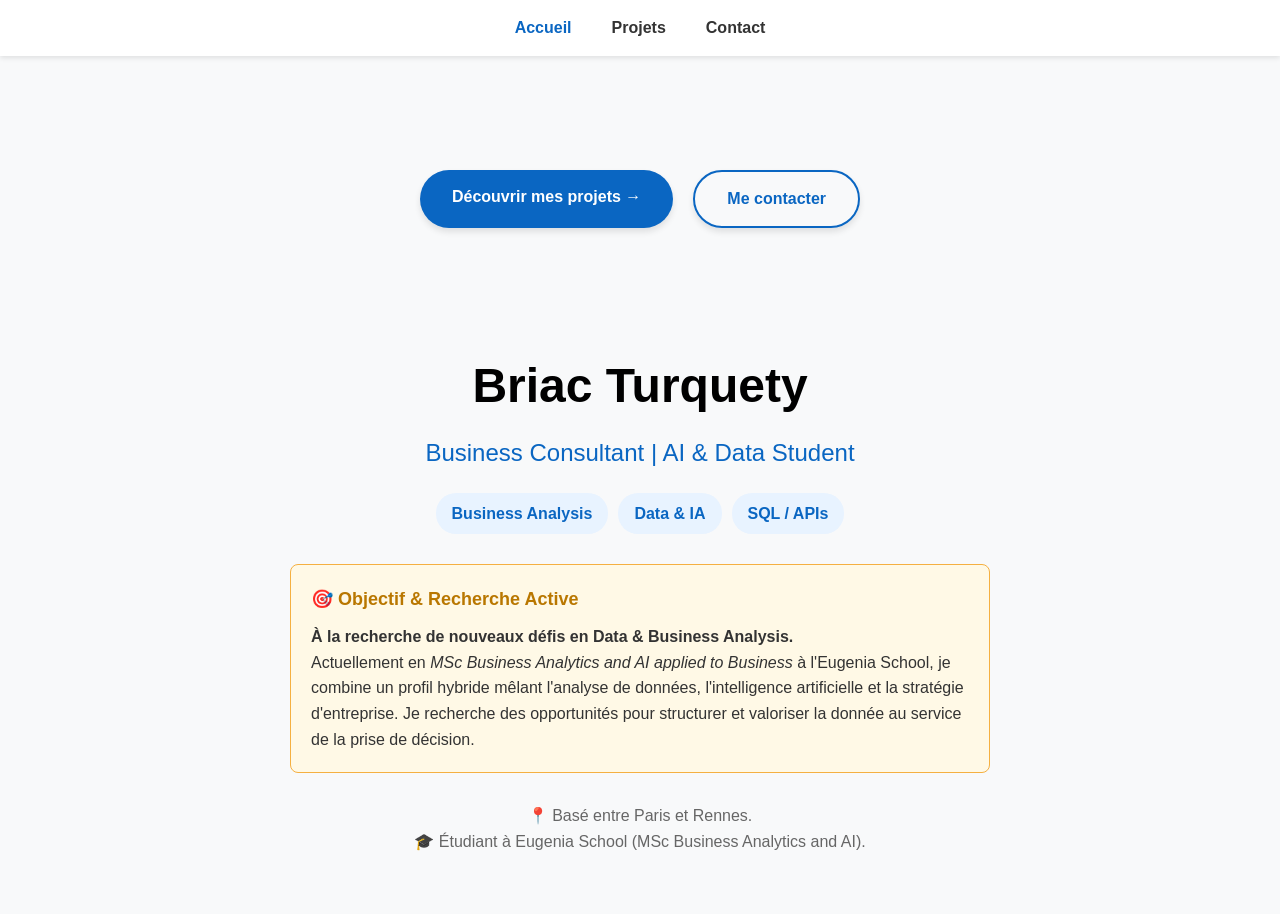
<file: index.html>
<!DOCTYPE html>
<html lang="fr">
<head>
    <meta charset="UTF-8">
    <meta name="viewport" content="width=device-width, initial-scale=1.0">
    <title>Briac Turquety - Accueil</title>
    <!-- On relie le fichier CSS externe -->
    <link rel="stylesheet" href="style.css">
</head>
<div class="container">
    <div class="nav-buttons">
        <a href="projets.html" class="nav-btn">Découvrir mes projets →</a>
        <a href="contact.html" class="nav-btn secondary">Me contacter</a>
    </div>
</div>
<body>

    <nav>
        <a href="index.html" class="active">Accueil</a>
        <a href="projets.html">Projets</a>
        <a href="contact.html">Contact</a>
    </nav>

    <div class="container profile-header">
        <h1>Briac Turquety</h1>
        <h3>Business Consultant | AI & Data Student</h3>
        
        <div class="tags-container">
            <span class="tag">Business Analysis</span>
            <span class="tag">Data & IA</span>
            <span class="tag">SQL / APIs</span>
        </div>

        <div class="research-alert">
            <h4>🎯 Objectif & Recherche Active</h4>
            <p>
                <strong>À la recherche de nouveaux défis en Data & Business Analysis.</strong><br>
                Actuellement en <em>MSc Business Analytics and AI applied to Business</em> à l'Eugenia School, je combine un profil hybride mêlant l'analyse de données, l'intelligence artificielle et la stratégie d'entreprise. Je recherche des opportunités pour structurer et valoriser la donnée au service de la prise de décision.
            </p>
        </div>
        
        <p style="color: var(--text-muted); max-width: 600px; margin: 0 auto;">
            📍 Basé entre Paris et Rennes.<br>
            🎓 Étudiant à Eugenia School (MSc Business Analytics and AI).
        </p>
    </div>

</body>
</html>
</file>
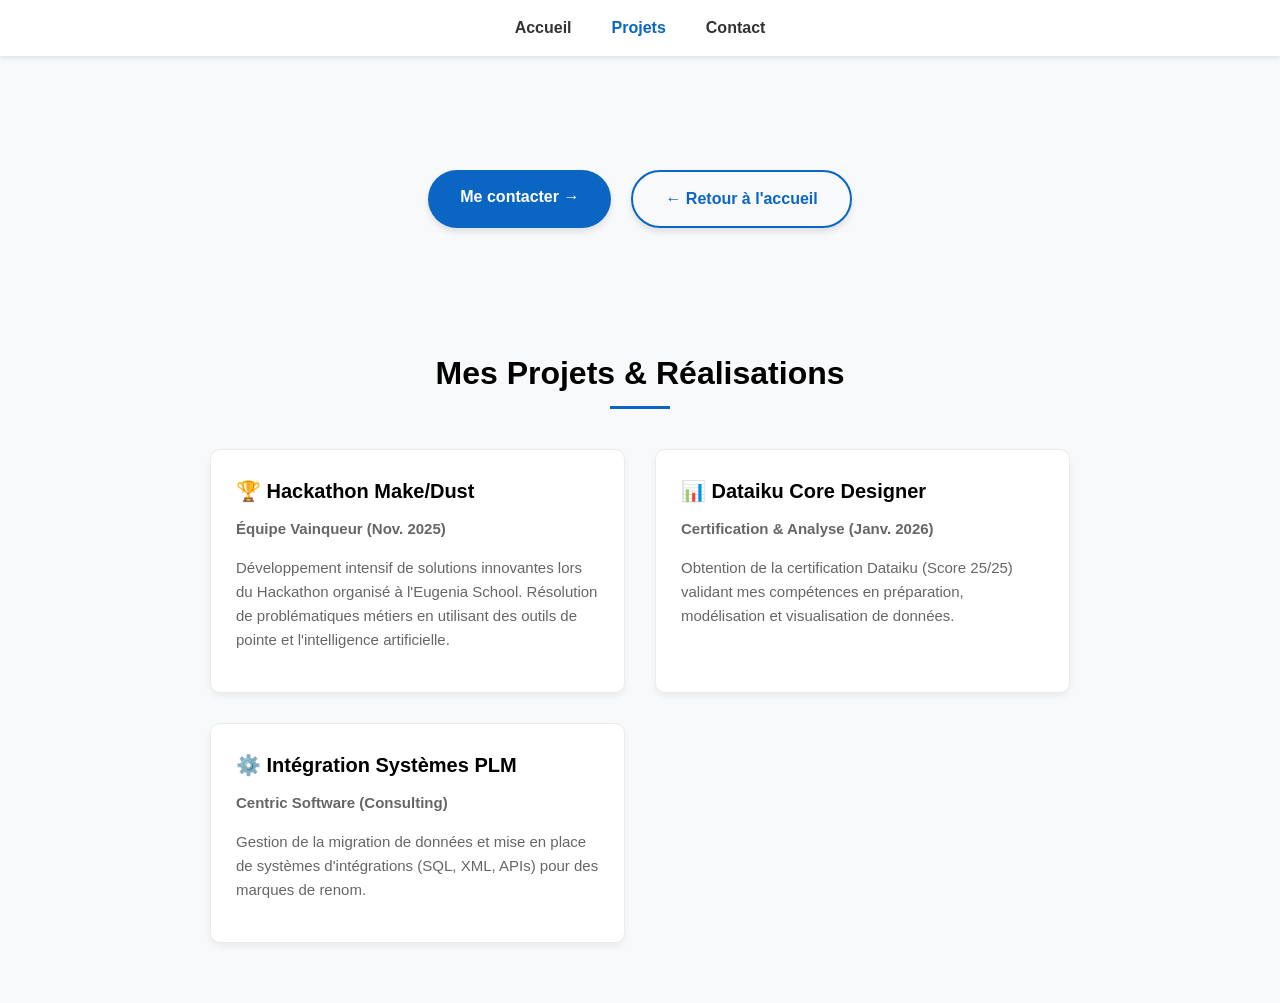
<file: projets.html>
<!DOCTYPE html>
<html lang="fr">
<head>
    <meta charset="UTF-8">
    <meta name="viewport" content="width=device-width, initial-scale=1.0">
    <title>Briac Turquety - Projets</title>
    <link rel="stylesheet" href="style.css">
</head>
<div class="container">
    <div class="nav-buttons">
        <a href="contact.html" class="nav-btn">Me contacter →</a>
        <a href="index.html" class="nav-btn secondary">← Retour à l'accueil</a>
    </div>
</div>
<body>

    <nav>
        <a href="index.html">Accueil</a>
        <a href="projets.html" class="active">Projets</a>
        <a href="contact.html">Contact</a>
    </nav>

    <div class="container">
        <h2 class="section-title">Mes Projets & Réalisations</h2>
        
        <div class="projects-grid">
            <div class="project-card">
                <h4>🏆 Hackathon Make/Dust</h4>
                <p><strong>Équipe Vainqueur (Nov. 2025)</strong></p>
                <p>Développement intensif de solutions innovantes lors du Hackathon organisé à l'Eugenia School. Résolution de problématiques métiers en utilisant des outils de pointe et l'intelligence artificielle.</p>
            </div>

            <div class="project-card">
                <h4>📊 Dataiku Core Designer</h4>
                <p><strong>Certification & Analyse (Janv. 2026)</strong></p>
                <p>Obtention de la certification Dataiku (Score 25/25) validant mes compétences en préparation, modélisation et visualisation de données.</p>
            </div>

            <div class="project-card">
                <h4>⚙️ Intégration Systèmes PLM</h4>
                <p><strong>Centric Software (Consulting)</strong></p>
                <p>Gestion de la migration de données et mise en place de systèmes d'intégrations (SQL, XML, APIs) pour des marques de renom.</p>
            </div>
        </div>
    </div>

</body>
</html>
</file>
<file: style.css>
:root {
    --primary-color: #0a66c2;
    --secondary-color: #e8f3ff;
    --dark-bg: #1a1a1a;
    --light-bg: #f8f9fa;
    --text-main: #333333;
    --text-muted: #666666;
    --white: #ffffff;
}

* {
    box-sizing: border-box;
    margin: 0;
    padding: 0;
}

body {
    font-family: -apple-system, BlinkMacSystemFont, "Segoe UI", Roboto, Helvetica, Arial, sans-serif;
    color: var(--text-main);
    line-height: 1.6;
    background-color: var(--light-bg);
    padding-top: 60px; /* Compense le menu fixe */
}

/* Menu de navigation */
nav {
    position: fixed;
    top: 0;
    width: 100%;
    background-color: var(--white);
    box-shadow: 0 2px 5px rgba(0,0,0,0.1);
    z-index: 1000;
    display: flex;
    justify-content: center;
    padding: 15px 0;
}

nav a {
    text-decoration: none;
    color: var(--text-main);
    font-weight: 600;
    margin: 0 20px;
    font-size: 16px;
    transition: color 0.3s;
}

nav a:hover, nav a.active {
    color: var(--primary-color);
}

/* Conteneur principal */
.container {
    max-width: 900px;
    width: 100%;
    margin: 0 auto;
    padding: 60px 20px;
}

h2.section-title {
    font-size: 32px;
    color: #000;
    margin-bottom: 40px;
    text-align: center;
    position: relative;
    padding-bottom: 10px;
}

h2.section-title::after {
    content: '';
    position: absolute;
    width: 60px;
    height: 3px;
    background-color: var(--primary-color);
    bottom: 0;
    left: 50%;
    transform: translateX(-50%);
}

/* Styles pour l'accueil */
.profile-header {
    text-align: center;
}
.profile-header h1 { font-size: 48px; color: #000; margin-bottom: 10px; }
.profile-header h3 { font-size: 24px; color: var(--primary-color); font-weight: 400; margin-bottom: 20px; }
.research-alert {
    background-color: #fff9e6; border: 1px solid #f5b041; padding: 20px;
    border-radius: 8px; margin: 30px auto; max-width: 700px; text-align: left;
}
.research-alert h4 { color: #b97700; margin-bottom: 10px; font-size: 18px; }
.tags-container { display: flex; justify-content: center; flex-wrap: wrap; gap: 10px; margin-top: 20px; }
.tag { background-color: var(--secondary-color); color: var(--primary-color); padding: 8px 16px; border-radius: 20px; font-weight: 600; }

/* Styles pour les projets */
.projects-grid { display: grid; grid-template-columns: repeat(auto-fit, minmax(280px, 1fr)); gap: 30px; }
.project-card {
    background: var(--white); border: 1px solid #ebebeb; border-radius: 10px; padding: 25px;
    box-shadow: 0 4px 6px rgba(0,0,0,0.05); transition: transform 0.3s;
}
.project-card:hover { transform: translateY(-5px); box-shadow: 0 8px 15px rgba(0,0,0,0.1); }
.project-card h4 { font-size: 20px; margin-bottom: 10px; color: #000; }
.project-card p { color: var(--text-muted); margin-bottom: 15px; font-size: 15px; }

/* Styles pour le contact */
.contact-section { text-align: center; }
.contact-btn {
    display: inline-block; background-color: var(--primary-color); color: var(--white);
    padding: 12px 30px; border-radius: 30px; text-decoration: none; font-weight: bold; margin: 10px;
}
.contact-btn.secondary { background-color: transparent; border: 2px solid var(--primary-color); color: var(--primary-color); }

/* Boutons de navigation CTA */
.nav-buttons {
    display: flex;
    justify-content: center;
    gap: 20px;
    margin-top: 50px;
    flex-wrap: wrap;
}

.nav-btn {
    display: inline-block;
    background-color: var(--primary-color);
    color: var(--white);
    padding: 14px 32px;
    border-radius: 30px;
    text-decoration: none;
    font-weight: 600;
    font-size: 16px;
    transition: all 0.3s;
    box-shadow: 0 4px 6px rgba(0,0,0,0.1);
}

.nav-btn:hover {
    background-color: #084d96;
    transform: translateY(-2px);
    box-shadow: 0 6px 12px rgba(0,0,0,0.15);
}

.nav-btn.secondary {
    background-color: transparent;
    border: 2px solid var(--primary-color);
    color: var(--primary-color);
}

.nav-btn.secondary:hover {
    background-color: var(--primary-color);
    color: var(--white);
}
</file>
